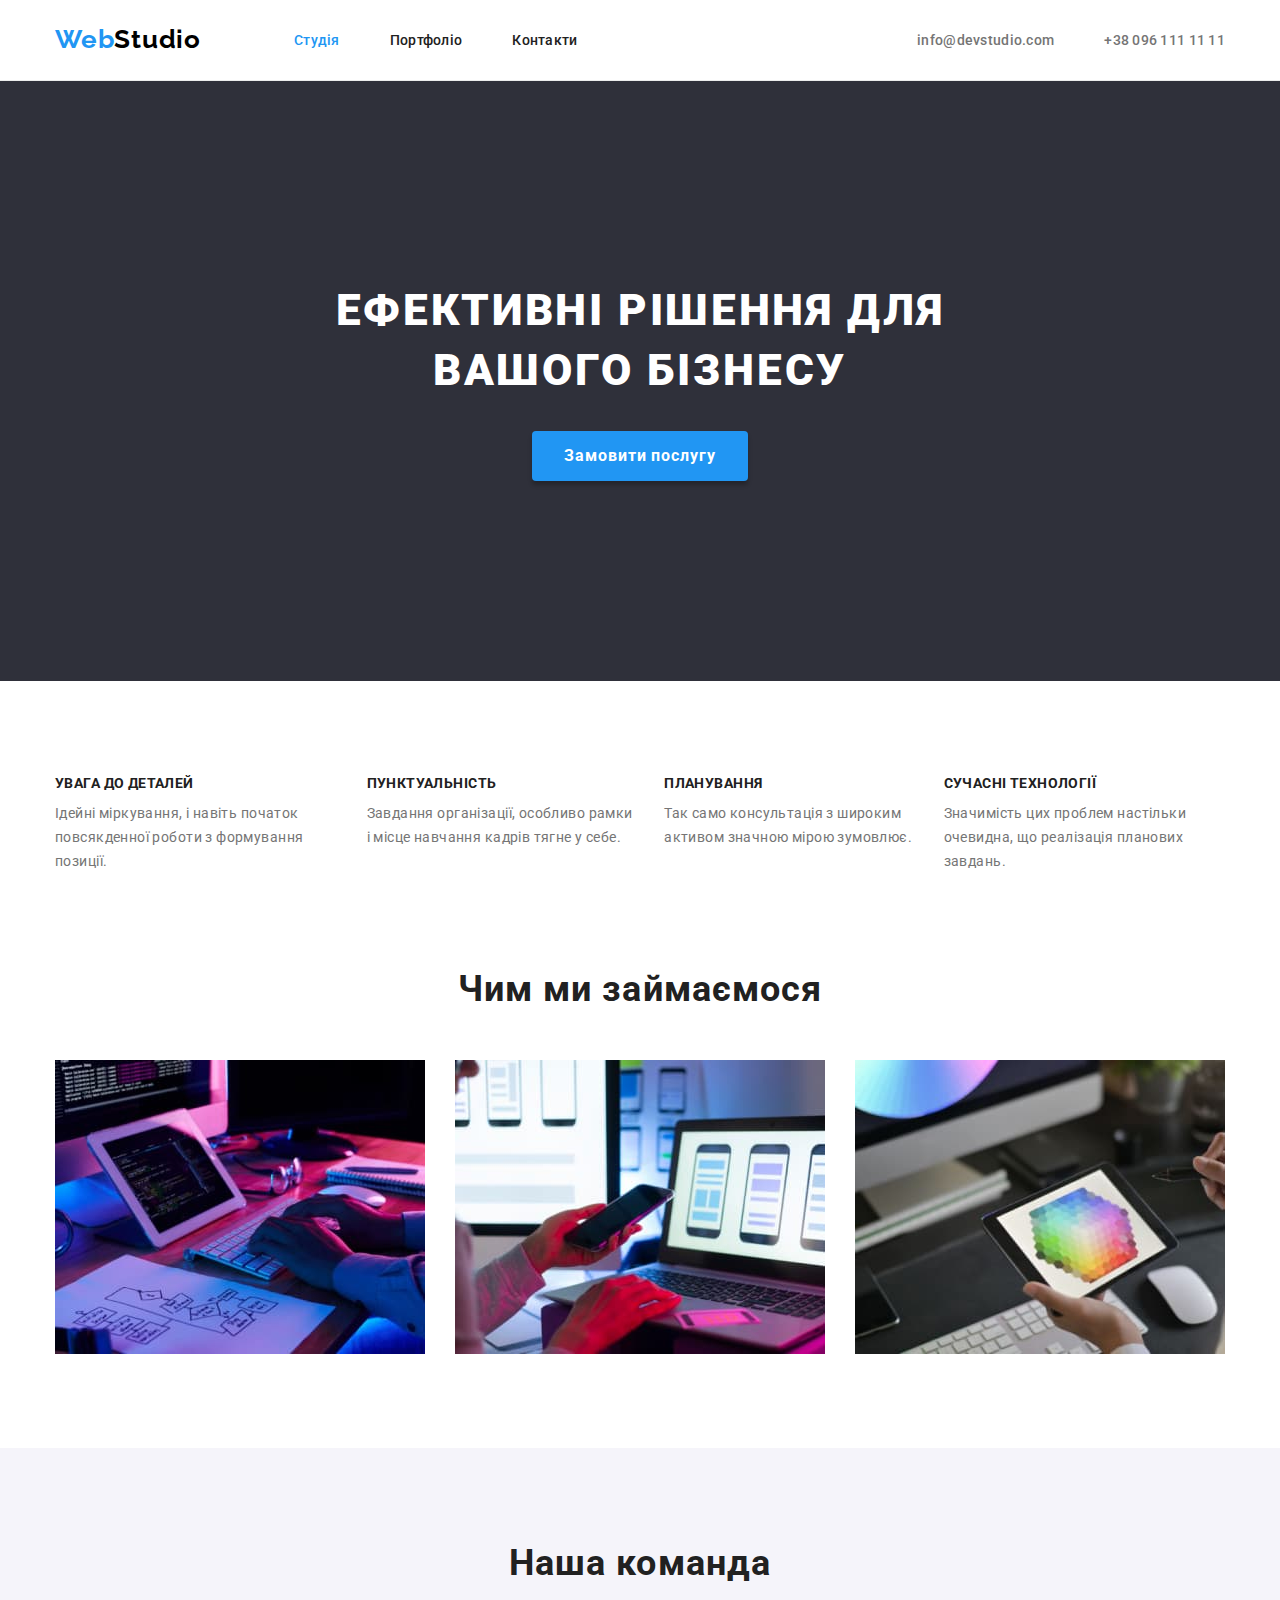
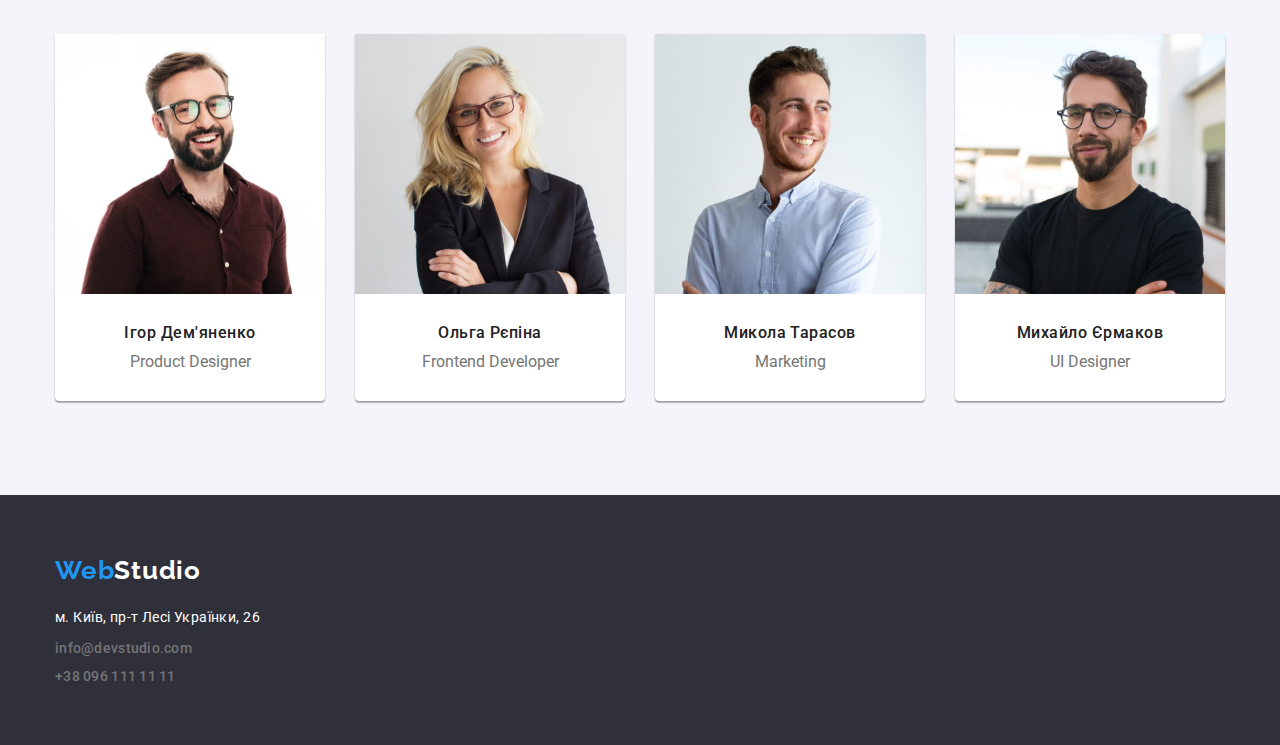
<file: index.html>
<!DOCTYPE html>
<html lang="uk">
  <head>
    <meta charset="UTF-8" />
    <meta http-equiv="X-UA-Compatible" content="IE=edge" />
    <meta name="viewport" content="width=device-width, initial-scale=1.0" />
    <link rel="preconnect" href="https://fonts.googleapis.com" />
    <link rel="preconnect" href="https://fonts.gstatic.com" crossorigin />
    <link href="https://fonts.googleapis.com/css2?family=Raleway:wght@700&family=Roboto:wght@400;500;700;900&display=swap" rel="stylesheet" />
    <link rel="stylesheet" href="https://cdnjs.cloudflare.com/ajax/libs/modern-normalize/1.1.0/modern-normalize.min.css" />
    <link rel="stylesheet" href="./css/style.css" />
    <title>Document</title>
  </head>

  <body>
    <!-- Header -->
    <header class="header-line">
      <div class="container">
        <div class="flex">
          <nav class="flex">
            <a href="./index.html" class="header-logo link flex"><span class="logo-web">Web</span><span class="logo-studio">Studio</span></a>
            <ul class="nav list flex">
              <li>
                <a href="./index.html" class="nav-link flex link current">Студія</a>
              </li>
              <li>
                <a href="./portfolio.html" class="nav-link flex link">Портфоліо</a>
              </li>
              <li>
                <a href="#" class="nav-link flex link">Контакти</a>
              </li>
            </ul>
          </nav>
          <!-- Header contacts -->
          <ul class="auth-nav list flex">
            <li>
              <a href="mailto:info@devstudio.com" class="item flex link">info@devstudio.com</a>
            </li>
            <li>
              <a href="tel:+380961111111" class="item flex link">+38 096 111 11 11</a>
            </li>
          </ul>
        </div>
      </div>
    </header>
    <main>
      <!-- Hero section -->
      <section class="hero">
        <div class="container">
          <h1 class="hero-tittle">Ефективні рішення для вашого бізнесу</h1>
          <button type="button" class="hero-btn center" name="Замовити послугу">Замовити послугу</button>
        </div>
      </section>

      <!-- Content -->
      <section class="section_no_padding">
        <div class="content-features">
          <div class="container">
            <!-- Заголовок "Наші переваги"  невидимий  -->
            <h2 class="visually-hidden">Наші переваги</h2>
            <ul class="content-features-list list flex">
              <li class="content-features-box">
                <div>
                  <h3 class="content-features-item">Увага до деталей</h3>
                  <p class="features-text">Ідейні міркування, і навіть початок повсякденної роботи з формування позиції.</p>
                </div>
              </li>
              <li class="content-features-box">
                <div>
                  <h3 class="content-features-item">Пунктуальність</h3>
                  <p class="features-text">Завдання організації, особливо рамки і місце навчання кадрів тягне у себе.</p>
                </div>
              </li>
              <li class="content-features-box">
                <div>
                  <h3 class="content-features-item">Планування</h3>
                  <p class="features-text">Так само консультація з широким активом значною мірою зумовлює.</p>
                </div>
              </li>
              <li class="content-features-box">
                <div>
                  <h3 class="content-features-item">Сучасні технології</h3>
                  <p class="features-text">Значимість цих проблем настільки очевидна, що реалізація планових завдань.</p>
                </div>
              </li>
            </ul>
          </div>
        </div>
      </section>   
        <!-- Work list -->
      <section class="section"> 
        <div class="container">
          <h2 class="content-tittle">Чим ми займаємося</h2>
          <ul class="flex list">
            <li class="work-list">
              <img src="./images/box1.jpg" alt="Фото процесу роботи співробітника" width="370" />
            </li>
            <li class="work-list">
              <img src="./images/box2.jpg" alt="Фото процесу роботи співробітника" width="370" />
            </li>
            <li class="work-list">
              <img src="./images/box3.jpg" alt="Фото процесу роботи співробітника" width="370" />
            </li>
          </ul>
        </div>
      </section class="section">
      <!-- About -->
      <section class="about">
        <div class="container">
          <h2 class="about-tittle">Наша команда</h2>
          <ul class="list flex">
            <li class="about-li">
              <div class="about-li-item">
                <img src="./images/img1.jpg" alt="Фото співробітника" width="270" />
                <div class="about-name-box">
                  <h3 class="about-name">Ігор Дем'яненко</h3>
                  <p class="about-name-item" lang="en">Product Designer</p>
                </div>
              </div>
            </li>
            <li class="about-li">
              <div class="about-li-item">
                <img src="./images/img2.jpg" alt="Фото співробітника" width="270" />
                <div class="about-name-box">
                    <h3 class="about-name">Ольга Рєпіна</h3>
                    <p class="about-name-item" lang="en">Frontend Developer</p>
                </div>
              </div>
            </li>
            <li class="about-li">
              <div class="about-li-item">
                <img src="./images/img3.jpg" alt="Фото співробітника" width="270" />
                  <div class="about-name-box">
                    <h3 class="about-name">Микола Тарасов</h3>
                    <p class="about-name-item" lang="en">Marketing</p>  
                  </div>
              </div>
            </li>
            <li class="about-li">
              <div class="about-li-item">
                <img src="./images/img4.jpg" alt="Фото співробітника" width="270" />
                <div class="about-name-box">
                  <h3 class="about-name">Михайло Єрмаков</h3>
                  <p class="about-name-item" lang="en">UI Designer</p>
                </div>
              </div>
            </li>
          </ul>
        </div>
      </section>
    </main>
    <!-- footer -->
    <footer class="footer">
      <div class="footer-box">
        <div class="container">
          <div class="footer-logo">
            <a href="./index.html" class="link"><span class="footer-logo-web">Web</span><span class="logo-alter">Studio</span></a>
          </div>
          <address>
            <ul class="footer-list list">
              <li class="footer-list-item">
                <a href="https://goo.gl/maps/CPtrU1FHBa2aNyZL9" target="_blank" rel="noopener noreferrer nofollow" title="Google map link" class="mail link">м. Київ, пр-т Лесі Українки, 26</a>
              </li>
              <li class="footer-list-item">
                <a href="mailto:info@devstudio.com" class="footer-item link">info@devstudio.com</a>
              </li>
              <li class="footer-list-item">
                <a href="tel:+380961111111" class="footer-item link">+38 096 111 11 11</a>
              </li>
            </ul>
          </address>
        </div>
      </div>
    </footer>
  </body>
</html>
</file>
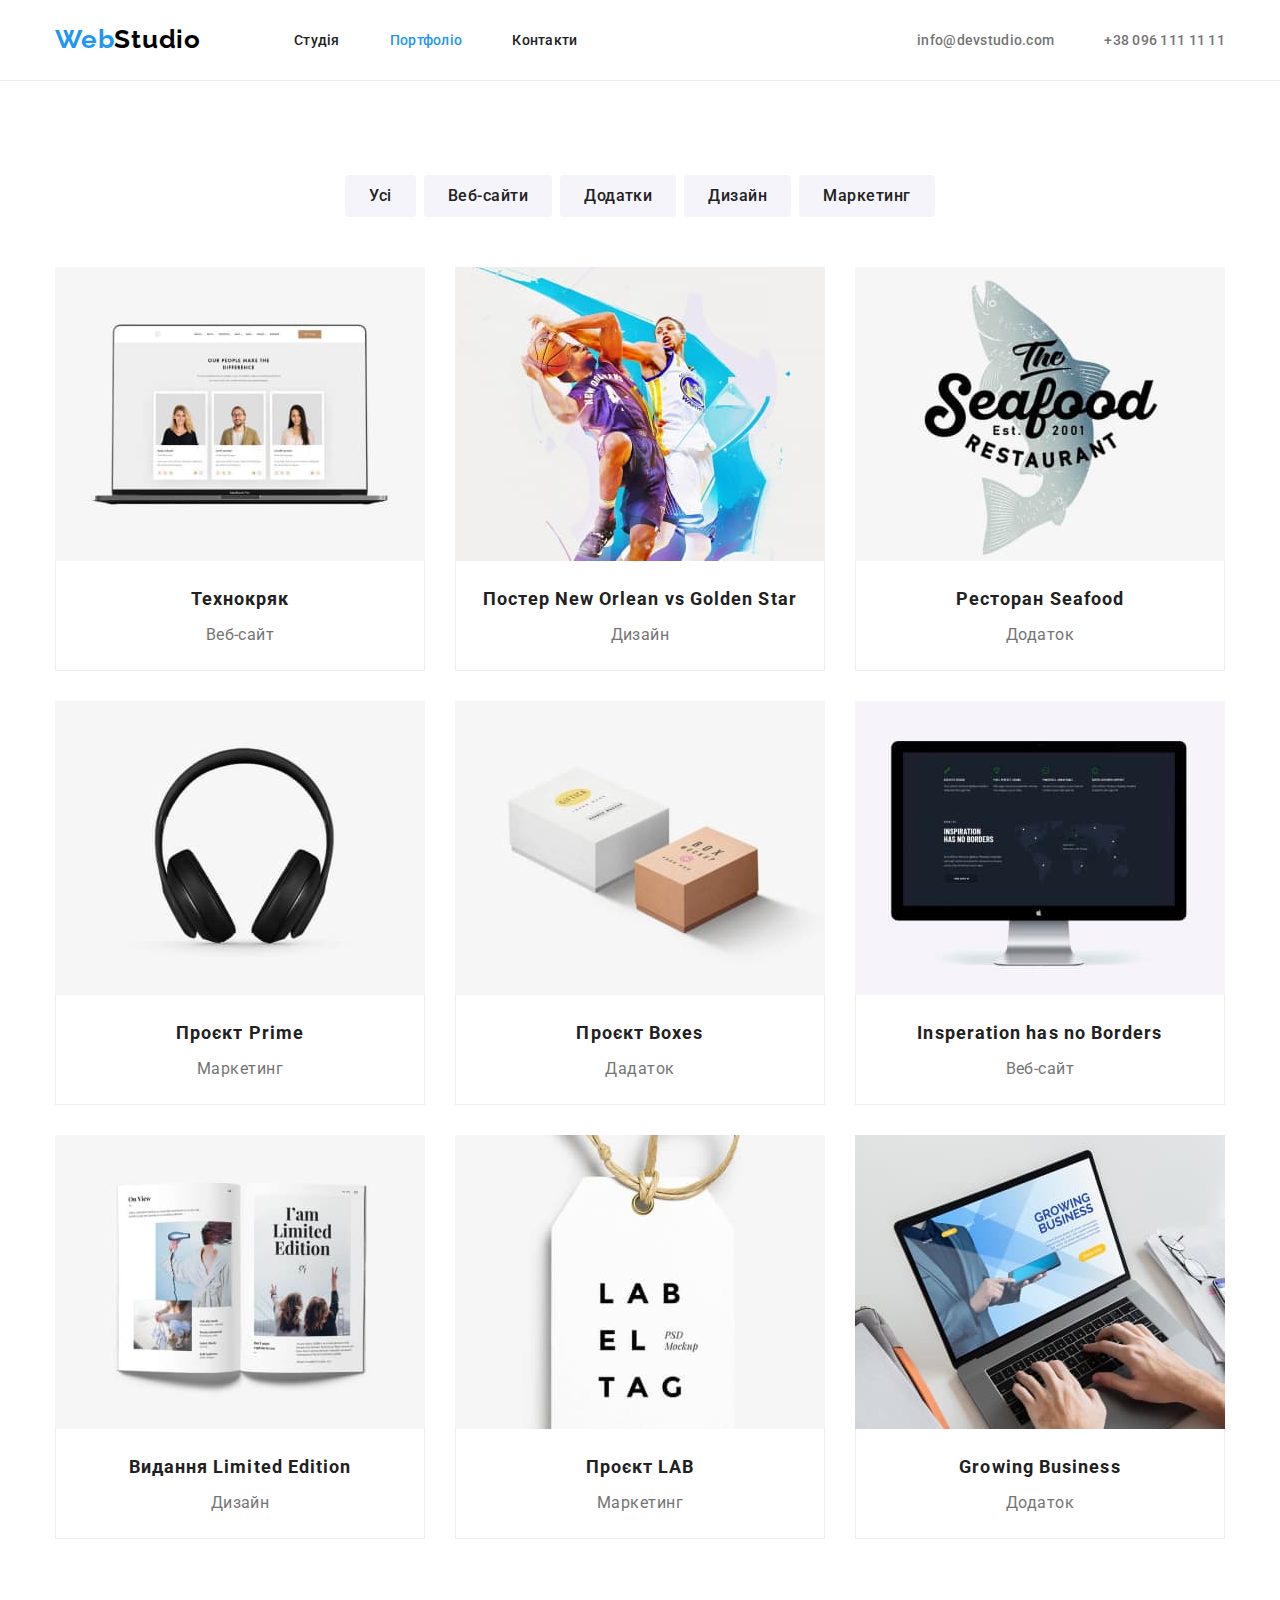
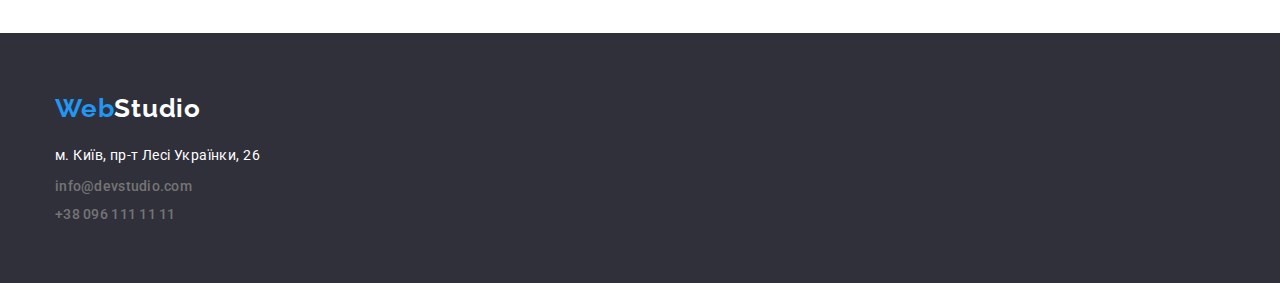
<file: portfolio.html>
<!DOCTYPE html>
<html lang="uk">
  <head>
    <meta charset="UTF-8" />
    <meta http-equiv="X-UA-Compatible" content="IE=edge" />
    <meta name="viewport" content="width=device-width, initial-scale=1.0" />
    <link rel="preconnect" href="https://fonts.googleapis.com" />
    <link rel="preconnect" href="https://fonts.gstatic.com" crossorigin />
    <link href="https://fonts.googleapis.com/css2?family=Montserrat:wght@400;700&family=Raleway:wght@700&family=Roboto:wght@400;500;700;900&display=swap" rel="stylesheet" />
    <link rel="stylesheet" href="https://cdnjs.cloudflare.com/ajax/libs/modern-normalize/1.1.0/modern-normalize.min.css" />
    <link rel="stylesheet" href="css/style.css" />
    <title>Portfolio</title>
  </head>

  <body>
    <!-- Header -->
    <header>
      <div class="header-line">
        <div class="container">
          <div class="flex">
            <nav class="flex">
              <a href="./index.html" class="header-logo link flex"><span class="logo-web">Web</span><span class="logo-studio">Studio</span></a>
              <ul class="nav list flex">
                <li>
                  <a href="./index.html" class="nav-link flex link">Студія</a>
                </li>
                <li>
                  <a href="./portfolio.html" class="nav-link flex link current">Портфоліо</a>
                </li>
                <li>
                  <a href="#" class="nav-link flex link">Контакти</a>
                </li>
              </ul>
            </nav>
            <!-- Header contacts -->
            <ul class="auth-nav list flex">
              <li>
                <a href="mailto:info@devstudio.com" class="item flex link">info@devstudio.com</a>
              </li>
              <li>
                <a href="tel:+380961111111" class="item flex link">+38 096 111 11 11</a>
              </li>
            </ul>
          </div>
        </div>
      </div>
    </header>
    <!-- Main -->
    <main>
      <!-- main nav -->
      <!-- Work list filter -->
      <section class="section">
        <div class="filter">
          <div class="container">
            <h2 class="visually-hidden">Наші роботи</h2>
            <ul class="filter-list list flex">
              <li class="filter-item">
                <button type="button" class="filter-button" aria-label="Усі">Усі</button>
              </li>
              <li class="filter-item">
                <button type="button" class="filter-button" aria-label="Веб-сайти">Веб-сайти</button>
              </li>
              <li class="filter-item">
                <button type="button" class="filter-button" aria-label="Додатки">Додатки</button>
              </li>
              <li class="filter-item">
                <button type="button" class="filter-button" aria-label="Дизайн">Дизайн</button>
              </li>
              <li class="filter-item">
                <button type="button" class="filter-button" aria-label="Маркетинг">Маркетинг</button>
              </li>
            </ul>
          </div>
        </div>
        <!-- Work list -->
        <div class="container">
          <div class="work">
            <ul class="work-lists list">
              <li class="work-item">
                <img src="./images/techno.jpg" alt="#" width="370" height="294" />
                <div class="work-card">
                  <h2 class="work-name">Технокряк</h2>
                  <p class="work-name-item">Веб-сайт</p>
                </div>
              </li>
              <li class="work-item">
                <img src="./images/orlean.jpg" alt="#" width="370" height="294" />
                <div class="work-card">
                  <h2 class="work-name">Постер New Orlean vs Golden Star</h2>
                  <p class="work-name-item">Дизайн</p>
                </div>
              </li>
              <li class="work-item">
                <img src="./images/seafood.jpg" alt="#" width="370" height="294" />
                <div class="work-card">
                  <h2 class="work-name">Ресторан Seafood</h2>
                  <p class="work-name-item">Додаток</p>
                </div>
              </li>
              <li class="work-item">
                <img src="./images/prime.jpg" alt="#" width="370" height="294" />
                <div class="work-card">
                  <h2 class="work-name">Проєкт Prime</h2>
                  <p class="work-name-item">Маркетинг</p>
                </div>
              </li>
              <li class="work-item">
                <img src="./images/boxes.jpg" alt="#" width="370" height="294" />
                <div class="work-card">
                  <h2 class="work-name">Проєкт Boxes</h2>
                  <p class="work-name-item">Дадаток</p>
                </div>
              </li>
              <li class="work-item">
                <img src="./images/borders.jpg" alt="#" width="370" height="294" />
                <div class="work-card">
                  <h2 class="work-name">Insperation has no Borders</h2>
                  <p class="work-name-item">Веб-сайт</p>
                </div>
              </li>
              <li class="work-item">
                <img src="./images/limited.jpg" alt="#" width="370" height="294" />
                <div class="work-card">
                  <h2 class="work-name">Видання Limited Edition</h2>
                  <p class="work-name-item">Дизайн</p>
                </div>
              </li>
              <li class="work-item">
                <img src="./images/lab.jpg" alt="#" width="370" height="294" />
                <div class="work-card">
                  <h2 class="work-name">Проєкт LAB</h2>
                  <p class="work-name-item">Маркетинг</p>
                </div>
              </li>
              <li class="work-item">
                <img src="./images/business.jpg" alt="#" width="370" height="294" />
                <div class="work-card">
                  <h2 class="work-name">Growing Business</h2>
                  <p class="work-name-item">Додаток</p>
                </div>
              </li>
            </ul>
          </div>
        </div>
      </section>
    </main>
    <!-- footer -->
    <footer class="footer">
      <div class="footer-box">
        <div class="container">
          <div class="footer-logo">
            <a href="./index.html" class="link"><span class="footer-logo-web">Web</span><span class="logo-alter">Studio</span></a>
          </div>
          <address>
            <ul class="footer-list list">
              <li class="footer-list-item">
                <a href="https://goo.gl/maps/CPtrU1FHBa2aNyZL9" target="_blank" rel="noopener noreferrer nofollow" title="Google map link" class="mail link">м. Київ, пр-т Лесі Українки, 26</a>
              </li>
              <li class="footer-list-item">
                <a href="mailto:info@devstudio.com" class="footer-item link">info@devstudio.com</a>
              </li>
              <li class="footer-list-item">
                <a href="tel:+380961111111" class="footer-item link">+38 096 111 11 11</a>
              </li>
            </ul>
          </address>
        </div>
      </div>
    </footer>
  </body>
</html>
</file>
<file: css/style.css>
/* Global */
body {
    background-color: #ffffff;
    color: var(--primary-text-color);
    font-family: 'Roboto', sans-serif;
 }

:root {
    --head-footter-bgc:#2F303A;
    --primary-text-color: #757575;
    --second-text-color: #212121;
    --accent-color: #2196F3;
    --second-bg-color: #F5F4FA;
    --second-btn-color: #FFFFFF;
    --logo-black-color:#000000;
    --second-bt-bg:#188CE8;
    --hdr-border-color: #ECECEC;
    --work-card-border-color:#EEEEEE;
}

* {
    margin: 0;
    padding: 0;
    box-sizing: border-box;
}

.visually-hidden {    
    position: absolute;
    white-space: nowrap;
    width: 1px;
    height: 1px;
    overflow: hidden;
    border: 0;
    padding: 0;
    clip: rect(0 0 0 0);
    clip-path: inset(50%);
    margin: -1px;
}

.list {
    list-style: none;
    padding: 0;
    margin: 0;
}

.link {
    text-decoration: none;
}

.flex {
    display: flex;
}

.section {
    padding: 94px 0;
}

.section_no_padding {
    padding-top: 94px;
}

.container {
    width: 100%;
    max-width: 1200px;
    margin-left: auto;
    margin-right: auto;
    padding-left: 15px;
    padding-right: 15px;
}

/* Header */

.header-logo {
    margin-right: 93px;
}

.nav-box {
    display: flex;
}

.logo {
    display: flex;
}

.logo-web {
    display: block;
    padding-top: 24px;
    padding-bottom: 25px;

    color: var(--accent-color);
    font-family: 'Raleway';
    font-style: normal;
    font-weight: 700;
    font-size: 26px;
    line-height: 1.1920;
    letter-spacing: 0.03em;
}

.logo-studio {
    
    display: block;
    padding-top: 24px;
    padding-bottom: 25px;

    color: var(--logo-black-color);

    font-family: 'Raleway';
    font-style: normal;
    font-weight: 700;
    font-size: 26px;
    line-height: 1.1920;
    letter-spacing: 0.03em;
}

/* Site nav */

.nav {
    display:flex;
}

.nav>li:not(:last-child) {
    margin-right: 50px;
}

.nav-link {
    display: block;
    padding-top: 32px;
    padding-bottom: 32px;

    color: var(--second-text-color);

    font-family: 'Roboto';
    font-style: normal;
    font-weight: 500;
    font-size: 14px;
    line-height: 1.1721;
    letter-spacing: 0.02em;
}

.nav-link:hover, .nav-link:focus {
    color: var(--accent-color);
}



.auth-nav{
    display: flex;
    margin-left: auto;
}

/* Почемуто не работает такой тип записи */
/* .auth-nav .item + .item {
    margin-left: 50px;
    background-color: red;
} */

/* .auth-nav>li:first-child {
    margin-left: 340px;
} */

.auth-nav>li:not(:last-child) {
    margin-right: 50px;
}

.item {
    display:block;
    padding-top: 32px;
    padding-bottom: 32px;

    color: var(--primary-text-color); 
  
    font-family: 'Roboto';
    font-style: normal;
    font-weight: 500;
    font-size: 14px;
    line-height: 1.1721;
    letter-spacing: 0.02em;
}

.item:hover, .item:focus {
    color: var(--accent-color);
}

.current {
     color: var(--accent-color);
}

img {
    display: block;
    max-width: 100%;
    height: auto;
}

/* Index html */
/* Hero */

.hero{
    width: 100%;
    margin: 0 auto;

    background-color: var(--head-footter-bgc);

    text-align: center;
}

.hero-tittle {
    display: block;
    max-width: 696px;
    width: 100%;
    margin-top: 0;
    margin-bottom: 0;
    margin-left: auto;
    margin-right: auto;
    padding-top: 200px;
    padding-bottom: 30px;

    color: var(--second-btn-color);

    font-family: 'Roboto';
    font-style: normal;
    font-weight: 900;
    font-size: 44px;
    line-height: 1.3636;
    letter-spacing: 0.06em;
    text-transform: uppercase;
    text-align: center;
}

/* Content */

.content-features {
    width: 100%;
    margin: 0 auto;

    background-color: var(--second-btn-color);
}

.content-tittle, .content-features-item {
    color: var(--second-text-color);
}

.content-features-item {
    font-family: 'Roboto';
    font-style: normal;
    font-weight: 700;
    font-size: 14px;
    line-height: 1.1721;
    letter-spacing: 0.03em;
    text-transform: uppercase;
}

.content-features-box {
    width: calc((100%-90px) / 4);
}

.content-features-box:not(:last-child) {
    margin-right: 30px;

    display: flex;
    justify-content: space-between;
}

.features-text {
    margin-bottom: 0;
    margin-top: 10px;

    font-family: 'Roboto';
    font-style: normal;
    font-weight: 400;
    font-size: 14px;
    line-height: 1.7142;
    letter-spacing: 0.03em;
}

.content-tittle {
    padding-bottom: 50px;

    font-family: 'Roboto';
    font-style: normal;
    font-weight: 700;
    font-size: 36px;
    line-height: 1.1719;
    text-align: center;
    letter-spacing: 0.03em;
}

/* Work list */

.work-list {
    display: flex;
    justify-content: space-between;
}

.work-list:not(:last-child) {
    margin-right: 30px;
}

.content {
    width: 100%;
    margin: 0 auto;
 
    background-color: var(--second-btn-color);
}

/* About */

.about {
    width: 100%;
    margin: 0 auto;

    background-color: var(--second-bg-color);
}

.about-li {
    display: flex;
    justify-content: space-between;
    padding-bottom: 94px;

    text-align: center;
}

.about-li:not(:last-child) {
    margin-right: 30px;
}

.about-li-item {
    background-color: var(--second-btn-color);
    box-shadow: 0px 1px 3px rgba(0, 0, 0, 0.12), 0px 1px 1px rgba(0, 0, 0, 0.14), 0px 2px 1px rgba(0, 0, 0, 0.2);
        border-radius: 0px 0px 4px 4px;
}

.about-tittle, .about-name {
    color: var(--second-text-color);
}

.about-tittle {
    padding-bottom: 50px;
    padding-top: 94px;

    font-family: 'Roboto';
    font-style: normal;
    font-weight: 700;
    font-size: 36px;
    line-height: 1.1719;
    text-align: center;
    letter-spacing: 0.03em;
}

.about-name-box {
     padding-top: 30px;
     padding-bottom: 30px;
}

.about-name {
    font-family: 'Roboto';
    font-style: normal;
    font-weight: 500;
    font-size: 16px;
    line-height: 1.1718;
    text-align: center;
    letter-spacing: 0.03em;
}

.about-name-item {
    margin-top: 10px;
}

/* Footer */

.footer {
    padding-top: 60px;
    padding-bottom: 60px;
    background-color: var(--head-footter-bgc);
}

.footer-box {
    width: 100%;
    margin: 0 auto;

    
}

.footer-logo {
    margin-bottom: 20px;
}

.footer-logo-web {
    color: var(--accent-color);

    font-family: 'Raleway';
    font-style: normal;
    font-weight: 700;
    font-size: 26px;
    line-height: 1.1923;
    letter-spacing: 0.03em;
}

.logo-alter {
    color: var(--second-btn-color);

    font-family: 'Raleway';
    font-style: normal;
    font-weight: 700;
    font-size: 26px;
    line-height: 1.1923;
    letter-spacing: 0.03em;
}

.footer-list-item {
    display: block;
}

.footer-list-item:not(:last-child) {
    margin-bottom: 9px;
}

.footer-item {
    color: var(--primary-text-color);

    font-family: 'Roboto';
    font-style: normal;
    font-weight: 500;
    font-size: 14px;
    line-height: 1.1721;
    letter-spacing: 0.02em;
}

.footer-item:hover, .footer-item:focus {
    color: var(--accent-color);
}

.mail {
    color:var(--second-btn-color);
    font-family: 'Roboto';
    font-style: normal;
    font-weight: 400;
    font-size: 14px;
    line-height: 1.7142;
    letter-spacing: 0.03em;
}

.mail:hover, .mail:focus {
    color: var(--accent-color);
}

/* Portfolio html */

.header-line {
    border-bottom: 1px solid var(--hdr-border-color);
    width: 100%;
    margin: 0 auto;
}

/* filter-list */

.filter-tittle {
    color: var(--second-btn-color);
}

.filter-list {
    display: flex;
    justify-content: center;
}

.filter-item {
    display: block;
    margin-bottom: 50px;
}

.filter-item:not(:last-child) {
    margin-right: 8px;
}
    
/* work-list */

.work-lists {
    display: flex;
    flex-wrap: wrap;
}

.work-item {
    width: calc((100% - 60px) / 3);
    margin-right: 30px;
    margin-bottom: 30px;
}

.work-item:nth-child(3n) {
    margin-right: 0;
}

.work-item:nth-last-child(-n + 3) {
    margin-bottom: 0px;
}

.work-card {
    padding: 0 24px;
    border: 1px solid var(--work-card-border-color);
    border-top: none;
    text-align: center;
    padding-top: 20px;
    padding-bottom: 20px;
}

.work-name {
    font-family: 'Roboto';
    font-style: normal;
    font-weight: 700;
    font-size: 18px;
    line-height: 2;
    letter-spacing: 0.06em;
    padding-bottom: 3px;
}

.work-name-item {
    font-family: 'Roboto';
    font-style: normal;
    font-weight: 400;
    font-size: 16px;
    line-height: 1.875;
    letter-spacing: 0.03em;
}

/* Button */

.hero-btn {
    max-width: 216px;
    width: 100%;
    height: 50px;
    border-radius: 4px; 
    margin-bottom: 200px;

    color: var(--second-btn-color);
    background-color: var(--accent-color);
    border-color: transparent;
    cursor: pointer;

    font-family: 'Roboto';
    font-style: normal;
    font-weight: 700;
    font-size: 16px;
    line-height: 1.875;
    letter-spacing: 0.06em;
    box-shadow: 0px 4px 4px rgba(0, 0, 0, 0.25);

}

.hero-btn:hover, .hero-btn:focus {
    width: 216px;
    height: 50px;
    border-radius: 4px; 

    background-color: var(--second-bt-bg);
    box-shadow: 0px 4px 4px rgba(0, 0, 0, 0);
}

.filter-button {
    cursor: pointer;
    border-radius: 4px;
    padding: 6px 22px;    
    

    color: var(--second-text-color);
    background-color: var(--second-bg-color);
    border-color: transparent;

    font-family: 'Roboto';
    font-style: normal;
    font-weight: 500;
    font-size: 16px;
    line-height: 1.625;
    text-align: center;
    letter-spacing: 0.03em;
}

.filter-button:hover,
.filter-button:focus {
    color: var(--second-btn-color);
    background-color: var(--accent-color);
    border-color: transparent;
}

/* work-list */
.work-name {
    color: var(--second-text-color);
    font-family: 'Roboto';
    font-style: normal;
    font-weight: 700;
    font-size: 18px;
    line-height: 2;
    letter-spacing: 0.06em;
}
</file>
